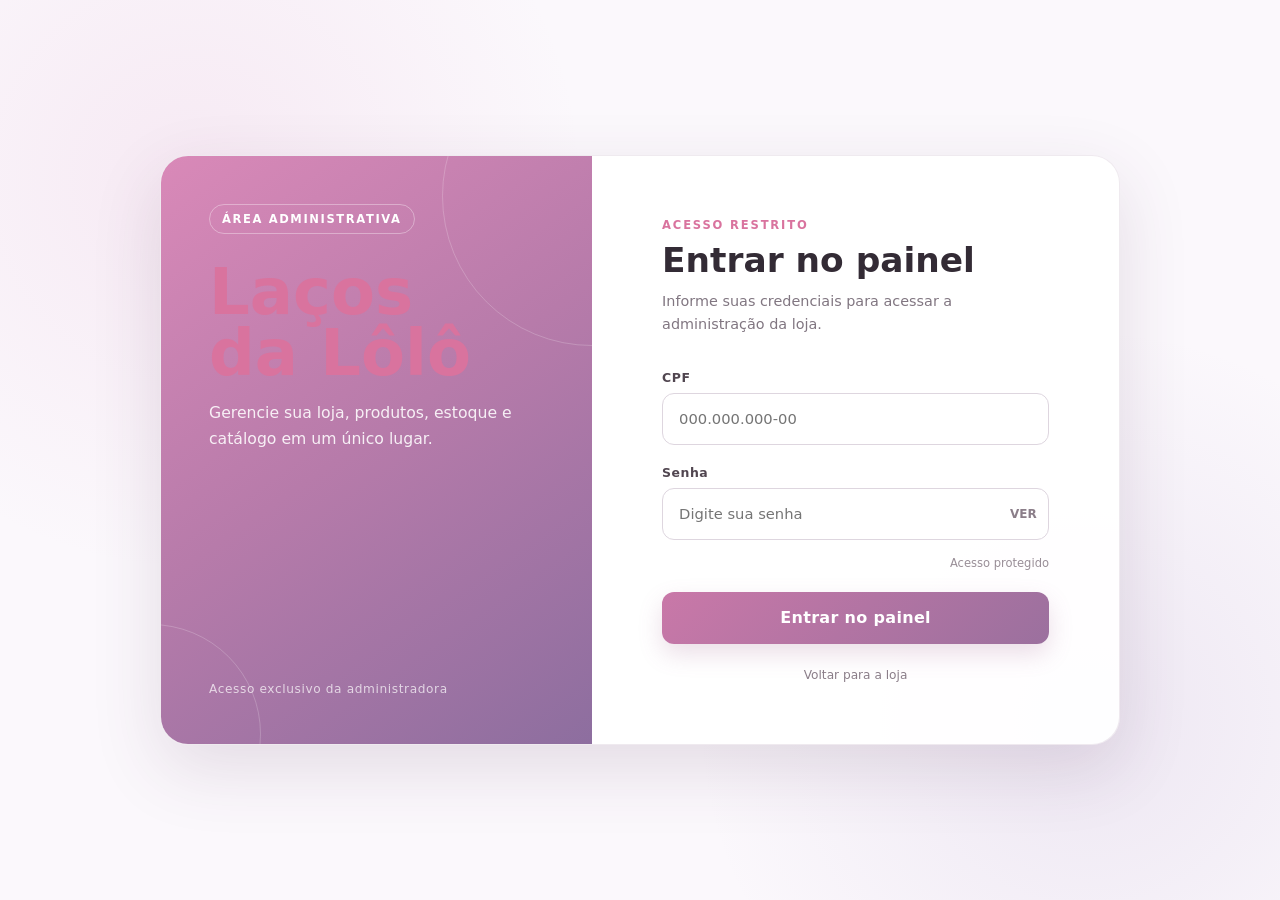
<file: login.html>
<!DOCTYPE html>
<html lang="pt-BR">
<head>
  <meta charset="UTF-8">
  <meta name="viewport" content="width=device-width, initial-scale=1.0">
  <title>Área Administrativa | Laços da Lôlô</title>
  <link rel="stylesheet" href="css/style.css">
  <style>
    /* ===== LOGIN ADMINISTRATIVO ===== */
    body.pagina-login {
      min-height: 100vh;
      margin: 0;
      background:
        radial-gradient(circle at 15% 20%, rgba(217, 143, 190, .14), transparent 30%),
        radial-gradient(circle at 85% 80%, rgba(154, 126, 184, .14), transparent 30%),
        #fbf8fc;
      font-family: var(--fonte-corpo, Arial, sans-serif);
      color: var(--texto, #332b35);
    }

    .login-wrapper {
      min-height: 100vh;
      display: grid;
      place-items: center;
      padding: 32px 20px;
      box-sizing: border-box;
    }

    .login-container {
      width: min(960px, 100%);
      min-height: 590px;
      display: grid;
      grid-template-columns: .9fr 1.1fr;
      overflow: hidden;
      border: 1px solid rgba(120, 80, 120, .12);
      border-radius: 28px;
      background: rgba(255, 255, 255, .94);
      box-shadow: 0 24px 70px rgba(82, 50, 82, .14);
    }

    .login-brand {
      position: relative;
      display: flex;
      flex-direction: column;
      justify-content: space-between;
      padding: 48px;
      background: linear-gradient(145deg, #d989b8 0%, #b77baa 48%, #8d6e9f 100%);
      color: #fff;
      overflow: hidden;
    }

    .login-brand::before,
    .login-brand::after {
      content: "";
      position: absolute;
      border: 1px solid rgba(255,255,255,.2);
      border-radius: 50%;
      pointer-events: none;
    }

    .login-brand::before {
      width: 300px;
      height: 300px;
      right: -150px;
      top: -110px;
    }

    .login-brand::after {
      width: 220px;
      height: 220px;
      left: -120px;
      bottom: -100px;
    }

    .brand-content,
    .brand-footer {
      position: relative;
      z-index: 1;
    }

    .brand-label {
      display: inline-block;
      width: fit-content;
      margin-bottom: 28px;
      padding: 7px 12px;
      border: 1px solid rgba(255,255,255,.35);
      border-radius: 999px;
      font-size: .72rem;
      font-weight: 700;
      letter-spacing: .14em;
      text-transform: uppercase;
    }

    .brand-title {
      margin: 0 0 16px;
      font-family: var(--fonte-display, Georgia, serif);
      font-size: clamp(2.5rem, 5vw, 4.2rem);
      line-height: .95;
      font-weight: 700;
    }

    .brand-description {
      max-width: 310px;
      margin: 0;
      font-size: .98rem;
      line-height: 1.7;
      color: rgba(255,255,255,.88);
    }

    .brand-footer {
      font-size: .76rem;
      letter-spacing: .05em;
      color: rgba(255,255,255,.7);
    }

    .login-panel {
      display: flex;
      align-items: center;
      padding: 52px clamp(32px, 6vw, 70px);
      box-sizing: border-box;
    }

    .login-form {
      width: 100%;
      max-width: 390px;
      margin: 0 auto;
    }

    .login-heading {
      margin-bottom: 34px;
    }

    .login-heading span {
      display: block;
      margin-bottom: 10px;
      color: var(--rosa-escuro, #9d567e);
      font-size: .72rem;
      font-weight: 800;
      letter-spacing: .16em;
      text-transform: uppercase;
    }

    .login-heading h1 {
      margin: 0 0 10px;
      font-family: var(--fonte-display, Georgia, serif);
      font-size: 2.15rem;
      line-height: 1.1;
      color: #332b35;
    }

    .login-heading p {
      margin: 0;
      color: #817681;
      font-size: .9rem;
      line-height: 1.6;
    }

    .campo-login {
      margin-bottom: 20px;
    }

    .campo-login label {
      display: block;
      margin-bottom: 8px;
      color: #514650;
      font-size: .78rem;
      font-weight: 700;
      letter-spacing: .04em;
    }

    .campo-login input {
      width: 100%;
      height: 52px;
      padding: 0 16px;
      box-sizing: border-box;
      border: 1px solid #ded6df;
      border-radius: 12px;
      outline: none;
      background: #fff;
      color: #302832;
      font: inherit;
      font-size: .92rem;
      transition: border-color .2s ease, box-shadow .2s ease;
    }

    .campo-login input:focus {
      border-color: var(--rosa, #d989b8);
      box-shadow: 0 0 0 4px rgba(217, 137, 184, .12);
    }

    .senha-wrapper {
      position: relative;
    }

    .senha-wrapper input {
      padding-right: 48px;
    }

    .mostrar-senha {
      position: absolute;
      top: 50%;
      right: 13px;
      width: 32px;
      height: 32px;
      transform: translateY(-50%);
      border: 0;
      background: transparent;
      color: #8b7e89;
      cursor: pointer;
      font-size: .75rem;
      font-weight: 700;
    }

    .mostrar-senha:hover {
      color: var(--rosa-escuro, #9d567e);
    }

    .login-options {
      display: flex;
      justify-content: flex-end;
      margin: -4px 0 22px;
    }

    .login-options small {
      color: #998e97;
      font-size: .72rem;
    }

    .botao-entrar {
      width: 100%;
      min-height: 52px;
      border: 0;
      border-radius: 12px;
      background: linear-gradient(135deg, #c978a8, #9b709e);
      color: #fff;
      font: inherit;
      font-weight: 800;
      letter-spacing: .02em;
      cursor: pointer;
      box-shadow: 0 10px 24px rgba(157, 91, 133, .2);
      transition: transform .2s ease, box-shadow .2s ease, filter .2s ease;
    }

    .botao-entrar:hover {
      transform: translateY(-2px);
      box-shadow: 0 14px 28px rgba(157, 91, 133, .25);
      filter: brightness(1.03);
    }

    .botao-entrar:active {
      transform: translateY(0);
    }

    .mensagem-erro {
      display: none;
      margin-top: 16px;
      padding: 11px 13px;
      border: 1px solid #e7caca;
      border-radius: 10px;
      background: #fff7f7;
      color: #9c5555;
      font-size: .78rem;
      line-height: 1.45;
    }

    .mensagem-erro.visivel {
      display: block;
    }

    .voltar-site {
      display: block;
      margin-top: 24px;
      color: #8a7d88;
      font-size: .76rem;
      text-align: center;
      text-decoration: none;
      transition: color .2s ease;
    }

    .voltar-site:hover {
      color: var(--rosa-escuro, #9d567e);
    }

    @media (max-width: 760px) {
      .login-container {
        grid-template-columns: 1fr;
        min-height: auto;
        max-width: 500px;
      }

      .login-brand {
        min-height: 240px;
        padding: 32px;
      }

      .brand-title {
        font-size: 2.7rem;
      }

      .brand-description {
        max-width: 360px;
      }

      .brand-footer {
        display: none;
      }

      .login-panel {
        padding: 42px 28px;
      }
    }

    @media (max-width: 430px) {
      .login-wrapper {
        padding: 14px;
      }

      .login-container {
        border-radius: 20px;
      }

      .login-brand {
        min-height: 210px;
        padding: 28px 24px;
      }

      .login-panel {
        padding: 36px 22px;
      }

      .login-heading h1 {
        font-size: 1.9rem;
      }
    }
  </style>
</head>

<body class="pagina-login">

  <main class="login-wrapper">
    <section class="login-container" aria-label="Acesso administrativo">

      <aside class="login-brand">
        <div class="brand-content">
          <span class="brand-label">Área administrativa</span>
          <h2 class="brand-title">Laços<br>da Lôlô</h2>
          <p class="brand-description">
            Gerencie sua loja, produtos, estoque e catálogo em um único lugar.
          </p>
        </div>

        <div class="brand-footer">
          Acesso exclusivo da administradora
        </div>
      </aside>

      <section class="login-panel">
        <form class="login-form" id="formLogin" novalidate>

          <header class="login-heading">
            <span>Acesso restrito</span>
            <h1>Entrar no painel</h1>
            <p>Informe suas credenciais para acessar a administração da loja.</p>
          </header>

          <div class="campo-login">
            <label for="cpf">CPF</label>
            <input
              type="text"
              id="cpf"
              name="cpf"
              inputmode="numeric"
              autocomplete="username"
              maxlength="14"
              placeholder="000.000.000-00"
              required
            >
          </div>

          <div class="campo-login">
            <label for="senha">Senha</label>
            <div class="senha-wrapper">
              <input
                type="password"
                id="senha"
                name="senha"
                autocomplete="current-password"
                placeholder="Digite sua senha"
                required
              >
              <button type="button" class="mostrar-senha" id="mostrarSenha" aria-label="Mostrar senha">
                VER
              </button>
            </div>
          </div>

          <div class="login-options">
            <small>Acesso protegido</small>
          </div>

          <button type="submit" class="botao-entrar">
            Entrar no painel
          </button>

          <div class="mensagem-erro" id="mensagemErro" role="alert">
            CPF ou senha incorretos. Verifique os dados e tente novamente.
          </div>

          <a href="index.html" class="voltar-site">
            Voltar para a loja
          </a>

        </form>
      </section>

    </section>
  </main>

  <script>
    const CPF_ADMIN = "07518845377";
    const SENHA_ADMIN = "913362";

    const formLogin = document.getElementById("formLogin");
    const campoCpf = document.getElementById("cpf");
    const campoSenha = document.getElementById("senha");
    const mensagemErro = document.getElementById("mensagemErro");
    const mostrarSenha = document.getElementById("mostrarSenha");

    function somenteNumeros(valor) {
      return valor.replace(/\D/g, "");
    }

    function formatarCPF(valor) {
      const numeros = somenteNumeros(valor).slice(0, 11);

      if (numeros.length <= 3) return numeros;
      if (numeros.length <= 6) return numeros.replace(/(\d{3})(\d+)/, "$1.$2");
      if (numeros.length <= 9) return numeros.replace(/(\d{3})(\d{3})(\d+)/, "$1.$2.$3");
      return numeros.replace(/(\d{3})(\d{3})(\d{3})(\d{1,2})/, "$1.$2.$3-$4");
    }

    campoCpf.addEventListener("input", function () {
      this.value = formatarCPF(this.value);
      mensagemErro.classList.remove("visivel");
    });

    campoSenha.addEventListener("input", function () {
      mensagemErro.classList.remove("visivel");
    });

    mostrarSenha.addEventListener("click", function () {
      const senhaVisivel = campoSenha.type === "text";

      campoSenha.type = senhaVisivel ? "password" : "text";
      this.textContent = senhaVisivel ? "VER" : "OCULTAR";
      this.setAttribute(
        "aria-label",
        senhaVisivel ? "Mostrar senha" : "Ocultar senha"
      );
    });

    formLogin.addEventListener("submit", function (event) {
      event.preventDefault();

      const cpf = somenteNumeros(campoCpf.value);
      const senha = campoSenha.value;

      if (cpf === CPF_ADMIN && senha === SENHA_ADMIN) {
        sessionStorage.setItem("adminLogado", "true");
        window.location.href = "dashboard.html";
        return;
      }

      mensagemErro.classList.add("visivel");
      campoSenha.value = "";
      campoSenha.focus();
    });
  </script>

</body>
</html>
</file>
<file: css/style.css>
/* =========================================================
   LAÇOS DA LÔLÔ — FOLHA DE ESTILOS PRINCIPAL
   Organização: 1. Tokens  2. Reset  3. Layout base
   4. Header/Nav  5. Hero + Laço interativo  6. Seções gerais
   7. Catálogo  8. Modal de produto  9. Carrinho
   10. WhatsApp flutuante  11. Rodapé  12. Toast
   13. Animações  14. Responsivo
   ========================================================= */

/* ---------- 1. TOKENS ---------- */
:root{
  /* paleta — inspirada na logo Laços da Lôlô */
  --rosa:            #F2A6C6;
  --rosa-escuro:     #D9739E;
  --rosa-claro:      #FDE2ED;
  --lilas:           #C6B2EA;
  --lilas-escuro:    #9B79CE;
  --lilas-claro:     #EEE6FB;
  --azul:            #A9D6EC;
  --azul-escuro:     #6FAFD4;
  --azul-claro:      #E4F3FA;
  --amarelo:         #F7D488;
  --amarelo-claro:   #FCEFD2;
  --creme:           #FFFAF6;
  --branco:          #FFFFFF;
  --texto:           #5B4A55;
  --texto-suave:     #8B7A87;

  --fonte-display: "Baloo 2", "Quicksand", system-ui, sans-serif;
  --fonte-corpo:   "Quicksand", system-ui, sans-serif;

  --raio-sm: 14px;
  --raio-md: 22px;
  --raio-lg: 34px;
  --raio-pill: 999px;

  --sombra-suave: 0 10px 30px -12px rgba(217,115,158,0.28);
  --sombra-forte: 0 20px 45px -15px rgba(155,121,206,0.35);

  --largura-max: 1240px;
  --header-altura: 84px;
}

/* ---------- 2. RESET ---------- */
*, *::before, *::after{ box-sizing: border-box; }
html{ scroll-behavior: smooth; }
body{
  margin:0;
  font-family: var(--fonte-corpo);
  color: var(--texto);
  background: var(--creme);
  -webkit-font-smoothing: antialiased;
  overflow-x: hidden;
}
h1,h2,h3,h4{
  font-family: var(--fonte-display);
  margin: 0;
  font-weight: 600;
  color: var(--rosa-escuro);
  line-height: 1.15;
}
p{ margin:0; }
a{ color: inherit; text-decoration: none; }
ul{ list-style: none; margin:0; padding:0; }
img{ max-width:100%; display:block; }
button{ font-family: inherit; cursor:pointer; border:none; background:none; }
input, select{ font-family: inherit; }

::selection{ background: var(--rosa); color: var(--branco); }

@media (prefers-reduced-motion: reduce){
  *{ animation-duration: 0.001ms !important; animation-iteration-count: 1 !important; transition-duration: 0.001ms !important; scroll-behavior: auto !important; }
}

:focus-visible{
  outline: 3px solid var(--lilas-escuro);
  outline-offset: 3px;
  border-radius: 6px;
}

/* ---------- 3. LAYOUT BASE ---------- */
.container{
  width: 100%;
  max-width: var(--largura-max);
  margin: 0 auto;
  padding: 0 28px;
}
.secao{
  padding: 96px 0;
  position: relative;
}
.secao-titulo{
  font-size: clamp(2rem, 3.4vw, 2.7rem);
  margin-bottom: 10px;
}
.secao-sub{
  color: var(--texto-suave);
  font-size: 1.05rem;
  max-width: 560px;
  margin-bottom: 48px;
}
.cabecalho-secao{
  text-align: center;
  margin: 0 auto 8px;
}
.cabecalho-secao .secao-sub{ margin-left:auto; margin-right:auto; }

.botao{
  display: inline-flex;
  align-items: center;
  gap: 10px;
  padding: 15px 32px;
  border-radius: var(--raio-pill);
  font-family: var(--fonte-display);
  font-weight: 600;
  font-size: 1rem;
  transition: transform .25s ease, box-shadow .25s ease;
}
.botao-primario{
  background: linear-gradient(135deg, var(--rosa), var(--rosa-escuro));
  color: var(--branco);
  box-shadow: var(--sombra-suave);
}
.botao-primario:hover{ transform: translateY(-3px); box-shadow: 0 18px 34px -10px rgba(217,115,158,0.45); }
.botao-secundario{
  background: var(--branco);
  color: var(--rosa-escuro);
  border: 2px solid var(--rosa);
}
.botao-secundario:hover{ background: var(--rosa-claro); transform: translateY(-2px); }
.botao-texto{
  color: var(--rosa-escuro);
  font-weight: 600;
  border-bottom: 2px solid var(--rosa);
  padding-bottom: 2px;
}

/* divisor ondulado entre seções, no lugar de linhas retas genéricas */
.divisor-onda{
  width:100%; height: 70px; display:block;
  margin-top:-1px;
}

/* ---------- 4. HEADER / NAV ---------- */
.cabecalho{
  position: fixed;
  top:0; left:0; right:0;
  z-index: 500;
  height: var(--header-altura);
  display:flex; align-items:center;
  background: rgba(255,250,246,0.78);
  backdrop-filter: blur(14px);
  -webkit-backdrop-filter: blur(14px);
  transition: box-shadow .3s ease, background .3s ease;
}
.cabecalho.rolado{
  background: rgba(255,250,246,0.95);
  box-shadow: 0 8px 24px -14px rgba(155,121,206,0.35);
}
.cabecalho .container{
  display:flex; align-items:center; justify-content:space-between;
  gap: 24px;
}
.marca{
  display:flex; align-items:center; gap:10px;
  font-family: var(--fonte-display);
  font-weight: 700;
  color: var(--rosa-escuro);
}
.marca img{ height: 56px; width:auto; }

.nav-principal{ display:flex; align-items:center; gap: 8px; }
.nav-principal a{
  padding: 10px 16px;
  border-radius: var(--raio-pill);
  font-weight: 600;
  color: var(--texto);
  font-size: .98rem;
  transition: background .2s ease, color .2s ease;
  position: relative;
}
.nav-principal a:hover{ background: var(--rosa-claro); color: var(--rosa-escuro); }

.acoes-cabecalho{ display:flex; align-items:center; gap: 10px; }

/* ---------- BOTÃO DE LOGIN ---------- */
.botao-login{
  display: inline-flex;
  align-items: center;
  justify-content: center;
  gap: 7px;
  min-height: 42px;
  padding: 9px 16px;
  border-radius: var(--raio-pill);
  background: var(--branco);
  color: var(--rosa-escuro);
  border: 2px solid var(--rosa);
  font-family: var(--fonte-display);
  font-weight: 700;
  font-size: .9rem;
  white-space: nowrap;
  transition: transform .2s ease, background .2s ease, color .2s ease, box-shadow .2s ease;
}

.botao-login:hover{
  transform: translateY(-2px);
  background: var(--rosa);
  color: var(--branco);
  box-shadow: var(--sombra-suave);
}

.botao-login:active{
  transform: translateY(0);
}

.botao-carrinho{
  position: relative;
  display:flex; align-items:center; justify-content:center;
  width: 46px; height: 46px;
  border-radius: 50%;
  background: var(--rosa-claro);
  color: var(--rosa-escuro);
  transition: transform .2s ease, background .2s ease;
}
.botao-carrinho:hover{ transform: scale(1.07); background: var(--rosa); color:var(--branco); }
.contador-carrinho{
  position:absolute; top:-4px; right:-4px;
  background: var(--lilas-escuro);
  color:var(--branco);
  font-size: .7rem; font-weight:700;
  min-width: 20px; height:20px;
  border-radius: 50%;
  display:flex; align-items:center; justify-content:center;
  border: 2px solid var(--creme);
  padding: 0 2px;
}

.botao-hamburguer{
  display:none;
  flex-direction:column;
  gap:5px;
  width: 42px; height:42px;
  align-items:center; justify-content:center;
  border-radius: 50%;
}
.botao-hamburguer span{
  width: 22px; height: 3px; border-radius: 2px;
  background: var(--rosa-escuro);
  transition: transform .3s ease, opacity .3s ease;
}
.botao-hamburguer.aberto span:nth-child(1){ transform: translateY(8px) rotate(45deg); }
.botao-hamburguer.aberto span:nth-child(2){ opacity:0; }
.botao-hamburguer.aberto span:nth-child(3){ transform: translateY(-8px) rotate(-45deg); }

/* ---------- 5. HERO ---------- */
.hero{
  padding-top: calc(var(--header-altura) + 56px);
  padding-bottom: 60px;
  position: relative;
  overflow: hidden;
  background:
    radial-gradient(600px 380px at 88% 8%, var(--lilas-claro) 0%, transparent 70%),
    radial-gradient(700px 500px at 8% 30%, var(--azul-claro) 0%, transparent 65%);
}
.hero .container{
  display:grid;
  grid-template-columns: 1.05fr 0.95fr;
  align-items:center;
  gap: 40px;
}
.hero-texto .eyebrow-laco{
  display:inline-flex; align-items:center; gap:8px;
  color: var(--lilas-escuro);
  font-weight: 700;
  font-size: .95rem;
  margin-bottom: 18px;
}
.hero-texto h1{
  font-size: clamp(2.6rem, 5.4vw, 4.4rem);
  margin-bottom: 20px;
}
.hero-texto h1 .destaque{
  color: var(--lilas-escuro);
}
.hero-texto .frase{
  font-size: 1.2rem;
  color: var(--texto-suave);
  max-width: 460px;
  margin-bottom: 34px;
  font-weight: 500;
}
.hero-acoes{ display:flex; gap:16px; flex-wrap:wrap; }

.hero-visual{
  position: relative;
  display:flex; align-items:center; justify-content:center;
  min-height: 420px;
}
.palco-laco{
  position: relative;
  width: min(420px, 86vw);
  aspect-ratio: 1/1;
  cursor: pointer;
  -webkit-tap-highlight-color: transparent;
  user-select: none;
}
.palco-laco svg{ width:100%; height:100%; filter: drop-shadow(0 24px 40px rgba(217,115,158,.35)); }
.laco-svg{ transform-origin: 50% 48%; }
.laco-svg.dancando{ animation: dancaLaco .85s ease; }
.dica-toque{
  position:absolute; bottom: -6px; left:50%; transform: translateX(-50%);
  font-size: .85rem; color: var(--texto-suave);
  background: var(--branco); padding: 6px 16px; border-radius: var(--raio-pill);
  box-shadow: var(--sombra-suave);
  white-space: nowrap;
}
.particula{
  position:absolute; pointer-events:none;
  font-size: 1.4rem;
  opacity: 0;
  will-change: transform, opacity;
}
.particula.brilha{ animation: subirParticula 1.1s ease forwards; }

.orbita-decor{
  position:absolute; border-radius:50%;
  border: 2px dashed var(--rosa);
  opacity:.45;
}
.orbita-decor.o1{ width:70%; height:70%; top:15%; left:15%; animation: girarLento 30s linear infinite; }
.orbita-decor.o2{ width:92%; height:92%; top:4%; left:4%; border-color: var(--lilas); animation: girarLento 46s linear infinite reverse; }

/* ---------- 6. SEÇÃO SOBRE / DIFERENCIAIS ---------- */
.faixa-diferenciais{
  background: var(--branco);
  padding: 42px 0;
  border-top: 1px solid var(--rosa-claro);
  border-bottom: 1px solid var(--rosa-claro);
}
.faixa-diferenciais .container{
  display:grid;
  grid-template-columns: repeat(3, 1fr);
  gap: 24px;
  text-align:center;
}
.diferencial{ display:flex; flex-direction:column; align-items:center; gap:10px; }
.diferencial .icone-dif{
  width: 54px; height:54px; border-radius:50%;
  display:flex; align-items:center; justify-content:center;
  font-size: 1.5rem;
  background: var(--rosa-claro);
}
.diferencial h4{ font-size: 1.02rem; color: var(--texto); }
.diferencial p{ font-size: .88rem; color: var(--texto-suave); }

.sobre{ background: var(--creme); }
.sobre .container{
  display:grid; grid-template-columns: 0.9fr 1.1fr; gap: 60px; align-items:center;
}
.sobre-visual{
  position:relative;
  aspect-ratio: 4/3.4;
  border-radius: var(--raio-lg);
  background: linear-gradient(150deg, var(--lilas-claro), var(--rosa-claro));
  display:flex; align-items:center; justify-content:center;
  box-shadow: var(--sombra-forte);
}
.sobre-visual img{ width: 58%; }
.sobre-texto .secao-titulo{ text-align:left; }
.sobre-texto p{ color: var(--texto-suave); margin-bottom: 16px; line-height: 1.7; }
.sobre-lista{ margin-top: 22px; display:flex; flex-direction:column; gap:12px; }
.sobre-lista li{ display:flex; align-items:center; gap:10px; font-weight:600; color: var(--texto); }
.sobre-lista li .marca-check{
  width: 26px; height:26px; border-radius:50%;
  background: var(--lilas-claro); color: var(--lilas-escuro);
  display:flex; align-items:center; justify-content:center; font-size:.8rem; flex-shrink:0;
}

/* ---------- 7. CATÁLOGO ---------- */
.catalogo{ background: var(--branco); }
.ferramentas-catalogo{
  display:flex; flex-wrap:wrap; gap: 16px;
  align-items:center; justify-content:space-between;
  margin-bottom: 34px;
  padding: 18px 22px;
  background: var(--rosa-claro);
  border-radius: var(--raio-lg);
}
.campo-busca{
  flex: 1 1 260px;
  display:flex; align-items:center; gap:10px;
  background: var(--branco);
  border-radius: var(--raio-pill);
  padding: 12px 20px;
  box-shadow: 0 4px 14px -8px rgba(155,121,206,.4);
}
.campo-busca input{
  border:none; outline:none; background:transparent; flex:1;
  font-size: .96rem; color: var(--texto);
}
.filtros{ display:flex; gap: 10px; flex-wrap:wrap; }
.filtros select{
  padding: 11px 16px;
  border-radius: var(--raio-pill);
  border: 2px solid var(--branco);
  background: var(--branco);
  color: var(--texto);
  font-weight: 600;
  font-size: .9rem;
}

.grade-produtos{
  display:grid;
  grid-template-columns: repeat(auto-fill, minmax(255px, 1fr));
  gap: 28px;
}
.estado-vazio{
  grid-column: 1/-1;
  text-align:center;
  padding: 60px 20px;
  color: var(--texto-suave);
}

.card-produto{
  background: var(--creme);
  border-radius: var(--raio-md);
  overflow:hidden;
  box-shadow: 0 12px 28px -18px rgba(155,121,206,.5);
  transition: transform .28s ease, box-shadow .28s ease;
  display:flex; flex-direction:column;
}
.card-produto:hover{ transform: translateY(-6px); box-shadow: var(--sombra-forte); }
.card-produto .capa-produto{
  aspect-ratio: 1/1;
  background: linear-gradient(160deg, var(--branco), var(--lilas-claro));
  padding: 22px;
  position:relative;
}
.card-produto .capa-produto img{
  width:100%; height:100%; object-fit:contain;
  transition: transform .35s ease;
}
.card-produto:hover .capa-produto img{ transform: scale(1.06) rotate(-2deg); }
.selo-produto{
  position:absolute; top:14px; left:14px;
  background: var(--amarelo);
  color: #5C4415;
  font-size: .72rem; font-weight:700;
  padding: 5px 12px; border-radius: var(--raio-pill);
}
.corpo-produto{ padding: 18px 20px 22px; display:flex; flex-direction:column; gap:8px; flex:1; }
.corpo-produto h3{ font-size: 1.12rem; color: var(--texto); }
.corpo-produto .descricao-curta{ font-size: .86rem; color: var(--texto-suave); flex:1; }
.linha-preco-cores{ display:flex; align-items:center; justify-content:space-between; margin-top:4px; }
.preco-produto{ font-family: var(--fonte-display); font-weight:700; color: var(--rosa-escuro); font-size: 1.15rem; }
.mini-cores{ display:flex; gap:5px; }
.bolinha-cor{
  width: 16px; height:16px; border-radius:50%;
  border: 2px solid var(--branco);
  box-shadow: 0 0 0 1px rgba(0,0,0,.08);
}
.acoes-produto{ display:flex; gap:10px; margin-top: 10px; }
.acoes-produto .botao{ padding: 11px 16px; font-size: .86rem; flex:1; justify-content:center; }

/* ---------- 8. MODAL DE PRODUTO ---------- */
.sobreposicao{
  position: fixed; inset:0;
  background: rgba(91,74,85,0.45);
  backdrop-filter: blur(3px);
  z-index: 800;
  display:flex; align-items:center; justify-content:center;
  padding: 20px;
  opacity:0; pointer-events:none;
  transition: opacity .25s ease;
}
.sobreposicao.visivel{ opacity:1; pointer-events:auto; }

.modal-produto{
  background: var(--branco);
  border-radius: var(--raio-lg);
  max-width: 920px; width:100%;
  max-height: 88vh; overflow-y:auto;
  display:grid; grid-template-columns: 1fr 1fr;
  position:relative;
  transform: translateY(24px) scale(.97);
  transition: transform .3s ease;
}
.sobreposicao.visivel .modal-produto{ transform: translateY(0) scale(1); }
.fechar-modal{
  position:absolute; top:16px; right:16px;
  width:38px; height:38px; border-radius:50%;
  background: var(--rosa-claro); color:var(--rosa-escuro);
  display:flex; align-items:center; justify-content:center;
  font-size: 1.1rem; z-index:2;
  transition: background .2s ease;
}
.fechar-modal:hover{ background: var(--rosa); color:var(--branco); }

.galeria-modal{
  background: linear-gradient(160deg, var(--rosa-claro), var(--lilas-claro));
  padding: 40px;
  display:flex; flex-direction:column; align-items:center; justify-content:center; gap:16px;
}
.imagem-principal-modal{ width: 78%; max-width:280px; }
.miniaturas-modal{ display:flex; gap:10px; }
.miniaturas-modal button{
  width:52px; height:52px; padding:8px; border-radius:12px;
  background: var(--branco); box-shadow: 0 4px 10px -4px rgba(0,0,0,.15);
  border: 2px solid transparent;
}
.miniaturas-modal button.ativa{ border-color: var(--rosa-escuro); }

.detalhes-modal{ padding: 44px 40px; display:flex; flex-direction:column; gap: 18px; }
.detalhes-modal h2{ font-size: 1.7rem; }
.detalhes-modal .preco-produto{ font-size: 1.5rem; }
.detalhes-modal .descricao-longa{ color: var(--texto-suave); line-height:1.65; font-size:.95rem; }

.grupo-selecao label{ font-weight:700; font-size:.88rem; display:block; margin-bottom:10px; color: var(--texto); }
.opcoes-cor{ display:flex; gap:12px; flex-wrap:wrap; }
.opcao-cor{
  width: 38px; height:38px; border-radius:50%;
  border: 3px solid var(--branco);
  box-shadow: 0 0 0 2px rgba(0,0,0,.08);
  position:relative;
  transition: transform .18s ease;
}
.opcao-cor:hover{ transform: scale(1.1); }
.opcao-cor.selecionada{ box-shadow: 0 0 0 3px var(--rosa-escuro); }
.opcao-cor.selecionada::after{
  content:"✓"; position:absolute; inset:0; display:flex; align-items:center; justify-content:center;
  color:#fff; font-size:.9rem; text-shadow: 0 1px 2px rgba(0,0,0,.35);
}
.opcoes-variacao{ display:flex; gap:10px; flex-wrap:wrap; }
.opcao-variacao{
  padding: 9px 18px; border-radius: var(--raio-pill);
  background: var(--rosa-claro); color: var(--rosa-escuro);
  font-weight:600; font-size:.88rem;
  border: 2px solid transparent;
}
.opcao-variacao.selecionada{ background: var(--rosa-escuro); color:var(--branco); }

.seletor-qtd{ display:flex; align-items:center; gap:14px; }
.seletor-qtd button{
  width:38px; height:38px; border-radius:50%; background: var(--lilas-claro); color: var(--lilas-escuro);
  font-size:1.2rem; font-weight:700;
}
.seletor-qtd span{ min-width: 24px; text-align:center; font-weight:700; font-size:1.05rem; }

.detalhes-modal .botao-primario{ width:100%; justify-content:center; margin-top:6px; padding: 16px; }

/* ---------- 9. CARRINHO ---------- */
.gaveta-carrinho{
  position: fixed; top:0; right:0; bottom:0;
  width: min(430px, 100%);
  background: var(--creme);
  z-index: 900;
  display:flex; flex-direction:column;
  transform: translateX(100%);
  transition: transform .38s cubic-bezier(.2,.85,.35,1);
  box-shadow: -20px 0 50px -20px rgba(91,74,85,.4);
}
.gaveta-carrinho.aberta{ transform: translateX(0); }
.cabecalho-carrinho{
  display:flex; align-items:center; justify-content:space-between;
  padding: 24px 26px; border-bottom: 1px solid var(--rosa-claro);
}
.cabecalho-carrinho h3{ font-size:1.3rem; }
.itens-carrinho{ flex:1; overflow-y:auto; padding: 18px 26px; display:flex; flex-direction:column; gap:16px; }
.item-carrinho{
  display:grid; grid-template-columns: 68px 1fr auto;
  gap: 14px; align-items:center;
  background: var(--branco); border-radius: var(--raio-sm);
  padding: 12px; box-shadow: 0 6px 16px -12px rgba(155,121,206,.5);
}
.item-carrinho img{ width:100%; aspect-ratio:1/1; object-fit:contain; }
.info-item-carrinho h4{ font-size:.95rem; color:var(--texto); margin-bottom:4px; }
.info-item-carrinho .meta-item{ font-size:.78rem; color:var(--texto-suave); margin-bottom:6px; }
.controle-qtd-carrinho{ display:flex; align-items:center; gap:8px; }
.controle-qtd-carrinho button{
  width:26px; height:26px; border-radius:50%; background: var(--rosa-claro); color:var(--rosa-escuro); font-weight:700;
}
.remover-item{ color: var(--texto-suave); font-size:1.1rem; align-self:flex-start; }
.remover-item:hover{ color: var(--rosa-escuro); }
.subtotal-item{ font-weight:700; color: var(--rosa-escuro); font-size:.85rem; text-align:right; margin-top:6px;}

.carrinho-vazio{ text-align:center; padding: 60px 20px; color: var(--texto-suave); }
.carrinho-vazio .emoji-vazio{ font-size:2.6rem; display:block; margin-bottom:14px; }

.rodape-carrinho{ padding: 22px 26px 28px; border-top: 1px solid var(--rosa-claro); display:flex; flex-direction:column; gap:14px; }
.linha-total{ display:flex; justify-content:space-between; align-items:center; font-family: var(--fonte-display); font-size:1.25rem; color:var(--texto); }
.linha-total span:last-child{ color: var(--rosa-escuro); }
.rodape-carrinho .botao{ width:100%; justify-content:center; }

/* ---------- 10. WHATSAPP FLUTUANTE ---------- */
.whatsapp-flutuante{
  position: fixed; bottom: 26px; right: 26px; z-index: 700;
  width: 62px; height:62px; border-radius:50%;
  background: #3BC463;
  display:flex; align-items:center; justify-content:center;
  box-shadow: 0 14px 30px -10px rgba(59,196,99,.55);
  animation: respirarWhats 2.8s ease-in-out infinite;
}
.whatsapp-flutuante:hover{ transform: scale(1.08); animation-play-state: paused; }
.whatsapp-flutuante svg{ width:30px; height:30px; }

/* ---------- 11. RODAPÉ ---------- */
.rodape{
  background: linear-gradient(160deg, #6B4E63, #4E3B58);
  color: #F3E6EF;
  padding: 70px 0 30px;
}
.grade-rodape{
  display:grid; grid-template-columns: 1.3fr 1fr 1fr 1.1fr; gap: 40px;
  padding-bottom: 40px; border-bottom: 1px solid rgba(255,255,255,.15);
}
.rodape-marca img{ height:60px; margin-bottom:14px; filter: brightness(0) invert(1); opacity:.95;}
.rodape-marca p{ color: #E4CFDD; font-size:.92rem; max-width:260px; line-height:1.6; }
.rodape h5{ font-family: var(--fonte-display); color:#fff; margin-bottom: 16px; font-size:1rem; }
.rodape ul{ display:flex; flex-direction:column; gap:10px; }
.rodape a{ color:#E4CFDD; font-size:.9rem; transition: color .2s ease; }
.rodape a:hover{ color: var(--amarelo); }
.rodape-contato li{ display:flex; align-items:center; gap:8px; color:#E4CFDD; font-size:.9rem; }
.base-rodape{
  padding-top: 26px; display:flex; justify-content:space-between; flex-wrap:wrap; gap:10px;
  font-size: .82rem; color:#CBAFC0;
}

/* ---------- 12. TOAST ---------- */
.toast{
  position: fixed; top: 100px; left:50%; transform: translateX(-50%) translateY(-14px);
  background: var(--branco); color: var(--texto);
  padding: 14px 26px; border-radius: var(--raio-pill);
  box-shadow: var(--sombra-forte);
  display:flex; align-items:center; gap:10px;
  font-weight:600; font-size:.92rem;
  z-index: 1000;
  opacity:0; pointer-events:none;
  transition: opacity .3s ease, transform .3s ease;
}
.toast.mostrar{ opacity:1; transform: translateX(-50%) translateY(0); }

/* ---------- 13. ANIMAÇÕES ---------- */
@keyframes dancaLaco{
  0%{ transform: rotate(0deg) scale(1); }
  20%{ transform: rotate(-14deg) scale(1.04); }
  40%{ transform: rotate(12deg) scale(1.06); }
  60%{ transform: rotate(-8deg) scale(1.03); }
  80%{ transform: rotate(5deg) scale(1.01); }
  100%{ transform: rotate(0deg) scale(1); }
}
@keyframes subirParticula{
  0%{ opacity:0; transform: translate(0,0) scale(.4) rotate(0deg); }
  15%{ opacity:1; }
  100%{ opacity:0; transform: translate(var(--dx,20px), -110px) scale(1) rotate(40deg); }
}
@keyframes girarLento{ from{ transform: rotate(0deg);} to{ transform: rotate(360deg);} }
@keyframes respirarWhats{ 0%,100%{ transform: scale(1);} 50%{ transform: scale(1.06);} }

.revelar{ opacity:0; transform: translateY(26px); transition: opacity .7s ease, transform .7s ease; }
.revelar.visivel{ opacity:1; transform: translateY(0); }

/* ---------- 14. RESPONSIVO ---------- */
@media (max-width: 1024px){
  .hero .container{ grid-template-columns: 1fr; text-align:center; }
  .hero-texto .frase{ margin-left:auto; margin-right:auto; }
  .hero-acoes{ justify-content:center; }
  .hero-visual{ order:-1; min-height: 320px; }
  .sobre .container{ grid-template-columns: 1fr; }
  .sobre-visual{ max-width: 420px; margin: 0 auto; }
  .sobre-texto .secao-titulo, .sobre-texto p{ text-align:center; }
  .sobre-texto p{ max-width: 560px; margin-left:auto; margin-right:auto; }
  .sobre-lista{ align-items:center; }
  .grade-rodape{ grid-template-columns: 1fr 1fr; }
}

@media (max-width: 860px){
  .nav-principal{
    position: fiaxed; top: var(--header-altura); left:0; right:0;
    background: var(--branco);
    flex-direction:column; align-items:stretch;
    padding: 14px; gap: 4px;
    box-shadow: 0 16px 30px -18px rgba(155,121,206,.5);
    transform: translateY(-14px); opacity:0; pointer-events:none;
    transition: opacity .25s ease, transform .25s ease;
  }
  .nav-principal.aberto{ transform: translateY(0); opacity:1; pointer-events:auto; }
  .nav-principal a{ text-align:center; padding: 14px; }
  .botao-hamburguer{ display:flex; }
  .faixa-diferenciais .container{ grid-template-columns: 1fr; gap: 26px; }
}

@media (max-width: 640px){

  .marca{
    flex-shrink: 0;
  }

  .marca img{
    height: 40px !important;
    width: auto !important;
  }

  .cabecalho .container{
    display: flex;
    align-items: center;
    justify-content: space-between;
  }

}

  .container{ padding: 0 18px; }
  .secao{ padding: 64px 0; }
  .marca span{ display:none; }
  .modal-produto{ grid-template-columns: 1fr; }
  .galeria-modal{ padding: 28px; }
  .grade-produtos{ grid-template-columns: repeat(2, 1fr); gap: 14px; }
  .card-produto .capa-produto{ padding: 14px; }
  .corpo-produto{ padding: 12px 12px 16px; }
  .corpo-produto h3{ font-size: .95rem; }
  .acoes-produto{ flex-direction:column; }
  .ferramentas-catalogo{ flex-direction:column; align-items:stretch; }
  .filtros{ justify-content:space-between; }
  .filtros select{ flex:1; }
  .grade-rodape{ grid-template-columns: 1fr; text-align:center; }
  .rodape-marca p{ margin:0 auto 14px; }
  .rodape ul{ align-items:center; }
  .rodape-contato li{ justify-content:center; }
  .base-rodape{ justify-content:center; text-align:center; }
  .whatsapp-flutuante{ width:56px; height:56px; bottom:18px; right:18px; }
  .gaveta-carrinho{ width:100%; }



/* =========================================================
   LAÇOS DA LÔLÔ — PAINEL ADMINISTRATIVO
   Reaproveita os tokens (cores, fontes, raios, sombras) do
   site público através do @import abaixo — qualquer ajuste
   de identidade visual feito em css/style.css se reflete
   aqui automaticamente.
   ========================================================= */
@import url("../../css/style.css");

/* ---------- BASE DO PAINEL ---------- */
*, *::before, *::after{ box-sizing: border-box; }
body.corpo-dashboard{
  margin: 0;
  min-height: 100vh;
  background: var(--creme);
  font-family: var(--fonte-corpo);
  color: var(--texto);
}

.oculto{ display: none !important; }

/* ---------- TELA DE LOGIN ---------- */
.tela-login{
  min-height: 100vh;
  display: flex;
  align-items: center;
  justify-content: center;
  padding: 24px;
  background:
    radial-gradient(circle at 15% 20%, rgba(242,166,198,0.25), transparent 55%),
    radial-gradient(circle at 85% 80%, rgba(198,178,234,0.28), transparent 55%),
    var(--creme);
}
.cartao-login{
  width: 100%;
  max-width: 400px;
  background: var(--branco);
  border-radius: var(--raio-lg);
  box-shadow: var(--sombra-forte);
  padding: 40px 34px;
  text-align: center;
}
.cartao-login img{
  width: 76px;
  margin: 0 auto 14px;
}
.cartao-login h1{
  font-family: var(--fonte-display);
  color: var(--rosa-escuro);
  font-size: 1.5rem;
  margin-bottom: 4px;
}
.cartao-login .subtitulo-login{
  color: var(--texto-suave);
  font-weight: 600;
  margin-bottom: 26px;
  display: block;
}
.campo-formulario{
  text-align: left;
  margin-bottom: 16px;
}
.campo-formulario label{
  display: block;
  font-weight: 700;
  font-size: 0.85rem;
  color: var(--texto);
  margin-bottom: 6px;
}
.campo-formulario input,
.campo-formulario select,
.campo-formulario textarea{
  width: 100%;
  padding: 12px 14px;
  border-radius: var(--raio-sm);
  border: 1.5px solid #EFDCE6;
  background: var(--creme);
  font-size: 0.95rem;
  color: var(--texto);
  outline: none;
  transition: border-color .2s ease, box-shadow .2s ease;
}
.campo-formulario input:focus,
.campo-formulario select:focus,
.campo-formulario textarea:focus{
  border-color: var(--rosa);
  box-shadow: 0 0 0 3px rgba(242,166,198,0.25);
}
.campo-formulario textarea{ resize: vertical; min-height: 80px; }
.erro-login{
  color: #C0446C;
  background: #FBE4EC;
  border-radius: var(--raio-sm);
  padding: 10px 12px;
  font-size: 0.85rem;
  font-weight: 600;
  margin-bottom: 14px;
}
.botao-largo{ width: 100%; justify-content: center; }
.dica-login{
  margin-top: 18px;
  font-size: 0.78rem;
  color: var(--texto-suave);
}

/* ---------- LAYOUT PRINCIPAL ---------- */
.layout-painel{
  display: grid;
  grid-template-columns: 250px 1fr;
  min-height: 100vh;
}

/* ---------- SIDEBAR ---------- */
.barra-lateral{
  background: linear-gradient(180deg, var(--rosa-escuro), var(--lilas-escuro));
  color: var(--branco);
  padding: 26px 18px;
  display: flex;
  flex-direction: column;
  gap: 22px;
  position: sticky;
  top: 0;
  height: 100vh;
  transition: transform .25s ease;
}
.marca-painel{
  display: flex;
  align-items: center;
  gap: 10px;
  padding: 0 4px;
}
.marca-painel img{
  width: 40px;
  height: 40px;
  border-radius: 50%;
  background: var(--branco);
  padding: 4px;
}
.marca-painel span{
  font-family: var(--fonte-display);
  font-weight: 700;
  font-size: 1.05rem;
  line-height: 1.1;
}
.marca-painel small{
  display: block;
  font-weight: 500;
  font-size: 0.7rem;
  opacity: 0.85;
}
.menu-painel{
  list-style: none;
  margin: 0;
  padding: 0;
  display: flex;
  flex-direction: column;
  gap: 4px;
  flex: 1;
}
.menu-painel button{
  width: 100%;
  display: flex;
  align-items: center;
  gap: 10px;
  padding: 12px 14px;
  border-radius: var(--raio-sm);
  background: transparent;
  color: var(--branco);
  font-weight: 600;
  font-size: 0.92rem;
  text-align: left;
  cursor: pointer;
  transition: background .2s ease, transform .2s ease;
}
.menu-painel button:hover{ background: rgba(255,255,255,0.14); transform: translateX(2px); }
.menu-painel button.ativo{ background: rgba(255,255,255,0.24); }
.menu-painel .item-sair{ margin-top: auto; }

.botao-recolher{
  display: none;
  position: fixed;
  top: 16px;
  left: 16px;
  z-index: 40;
  width: 42px;
  height: 42px;
  border-radius: 50%;
  background: var(--rosa-escuro);
  color: var(--branco);
  font-size: 1.1rem;
  box-shadow: var(--sombra-suave);
}

/* ---------- CONTEÚDO ---------- */
.conteudo-painel{
  padding: 30px 34px 60px;
  max-width: 1200px;
}
.cabecalho-painel{
  display: flex;
  align-items: center;
  justify-content: space-between;
  gap: 16px;
  margin-bottom: 24px;
  flex-wrap: wrap;
}
.cabecalho-painel h1{
  font-family: var(--fonte-display);
  color: var(--rosa-escuro);
  font-size: 1.7rem;
}
.cabecalho-painel p{
  color: var(--texto-suave);
  font-weight: 500;
  margin-top: 4px;
}

.secao-painel{ display: none; }
.secao-painel.ativa{ display: block; }

/* ---------- CARDS DE MÉTRICA ---------- */
.grade-metricas{
  display: grid;
  grid-template-columns: repeat(auto-fit, minmax(190px, 1fr));
  gap: 18px;
  margin-bottom: 30px;
}
.cartao-metrica{
  background: var(--branco);
  border-radius: var(--raio-md);
  padding: 20px 22px;
  box-shadow: 0 12px 28px -20px rgba(155,121,206,.5);
  display: flex;
  flex-direction: column;
  gap: 6px;
}
.cartao-metrica .icone-metrica{ font-size: 1.5rem; }
.cartao-metrica .valor-metrica{
  font-family: var(--fonte-display);
  font-size: 1.9rem;
  color: var(--rosa-escuro);
}
.cartao-metrica .rotulo-metrica{
  color: var(--texto-suave);
  font-weight: 600;
  font-size: 0.85rem;
}

.bloco-painel{
  background: var(--branco);
  border-radius: var(--raio-md);
  padding: 22px 24px;
  box-shadow: 0 12px 28px -20px rgba(155,121,206,.5);
  margin-bottom: 24px;
}
.bloco-painel h3{
  font-family: var(--fonte-display);
  color: var(--rosa-escuro);
  margin-bottom: 14px;
  font-size: 1.1rem;
}

.lista-recentes{ list-style: none; margin:0; padding:0; display:flex; flex-direction:column; gap:10px; }
.lista-recentes li{
  display: flex;
  align-items: center;
  gap: 12px;
  padding: 10px;
  border-radius: var(--raio-sm);
  background: var(--creme);
}
.lista-recentes img{ width: 42px; height: 42px; border-radius: 10px; object-fit: cover; background:#eee; }
.lista-recentes .info-recente{ flex: 1; }
.lista-recentes .info-recente strong{ display:block; font-size: 0.92rem; }
.lista-recentes .info-recente span{ font-size: 0.78rem; color: var(--texto-suave); }

/* ---------- FERRAMENTAS (busca + filtros + botão novo) ---------- */
.ferramentas-painel{
  display: flex;
  flex-wrap: wrap;
  gap: 12px;
  align-items: center;
  justify-content: space-between;
  margin-bottom: 18px;
}
.ferramentas-painel .grupo-filtros{
  display: flex;
  flex-wrap: wrap;
  gap: 10px;
  flex: 1;
}
.ferramentas-painel input[type="text"],
.ferramentas-painel select{
  padding: 10px 14px;
  border-radius: var(--raio-pill);
  border: 1.5px solid #EFDCE6;
  background: var(--branco);
  font-size: 0.88rem;
  color: var(--texto);
  min-width: 160px;
}

/* ---------- TABELA ---------- */
.wrapper-tabela{
  background: var(--branco);
  border-radius: var(--raio-md);
  box-shadow: 0 12px 28px -20px rgba(155,121,206,.5);
  overflow-x: auto;
}
table.tabela-painel{
  width: 100%;
  border-collapse: collapse;
  min-width: 760px;
}
table.tabela-painel th{
  text-align: left;
  font-size: 0.78rem;
  text-transform: uppercase;
  letter-spacing: 0.03em;
  color: var(--texto-suave);
  padding: 14px 16px;
  border-bottom: 2px solid var(--rosa-claro);
}
table.tabela-painel td{
  padding: 12px 16px;
  border-bottom: 1px solid #F3E7EE;
  font-size: 0.9rem;
  vertical-align: middle;
}
table.tabela-painel tr:last-child td{ border-bottom: none; }
.miniatura-tabela{
  width: 44px; height: 44px;
  border-radius: 10px;
  object-fit: cover;
  background: var(--rosa-claro);
}
.selo-status{
  display: inline-block;
  padding: 4px 12px;
  border-radius: var(--raio-pill);
  font-size: 0.75rem;
  font-weight: 700;
}
.selo-status.ativo{ background: #DFF3E6; color: #2F8A55; }
.selo-status.inativo{ background: #F5E1E6; color: #B14A66; }
.selo-status.esgotado{ background: #FCE7D3; color: #B06A1F; }
.selo-destaque{
  display: inline-block;
  padding: 3px 10px;
  border-radius: var(--raio-pill);
  font-size: 0.72rem;
  font-weight: 700;
  background: var(--lilas-claro);
  color: var(--lilas-escuro);
}
.acoes-tabela{ display:flex; gap:8px; }
.botao-icone{
  width: 34px; height: 34px;
  border-radius: 50%;
  background: var(--creme);
  display: inline-flex;
  align-items: center;
  justify-content: center;
  font-size: 0.95rem;
  transition: background .2s ease, transform .2s ease;
}
.botao-icone:hover{ background: var(--rosa-claro); transform: translateY(-2px); }
.botao-icone.perigo:hover{ background: #FBE0E6; }
.estado-vazio-tabela{ padding: 40px 20px; text-align:center; color: var(--texto-suave); }

/* ---------- MODAL FORMULÁRIO ---------- */
.sobreposicao-painel{
  position: fixed; inset: 0;
  background: rgba(91,74,85,.45);
  display: flex; align-items: flex-start; justify-content: center;
  padding: 40px 16px;
  overflow-y: auto;
  z-index: 100;
  opacity: 0; pointer-events: none;
  transition: opacity .2s ease;
}
.sobreposicao-painel.visivel{ opacity: 1; pointer-events: auto; }
.modal-painel{
  background: var(--branco);
  border-radius: var(--raio-lg);
  width: 100%;
  max-width: 640px;
  padding: 30px 30px 26px;
  position: relative;
  box-shadow: var(--sombra-forte);
}
.modal-painel .fechar-modal-painel{
  position: absolute; top: 18px; right: 18px;
  width: 34px; height: 34px; border-radius: 50%;
  background: var(--creme);
  font-size: 1rem;
}
.modal-painel h2{
  font-family: var(--fonte-display);
  color: var(--rosa-escuro);
  margin-bottom: 20px;
  font-size: 1.3rem;
}
.grade-formulario{
  display: grid;
  grid-template-columns: 1fr 1fr;
  gap: 14px 16px;
}
.grade-formulario .campo-largo{ grid-column: 1 / -1; }
.linha-checkbox{
  display: flex;
  align-items: center;
  gap: 8px;
  font-weight: 600;
  font-size: 0.88rem;
}
.linha-checkbox input{ width: 18px; height: 18px; accent-color: var(--rosa-escuro); }

.galeria-selecao-imagens{
  display: flex;
  flex-wrap: wrap;
  gap: 10px;
  margin-top: 6px;
}
.miniatura-selecionavel{
  width: 64px; height: 64px;
  border-radius: 12px;
  overflow: hidden;
  border: 2.5px solid transparent;
  cursor: pointer;
  position: relative;
  background: var(--creme);
}
.miniatura-selecionavel img{ width:100%; height:100%; object-fit:cover; }
.miniatura-selecionavel.selecionada{ border-color: var(--rosa-escuro); }
.miniatura-selecionavel.principal::after{
  content: "★";
  position: absolute; top:2px; left:2px;
  background: var(--rosa-escuro); color:#fff;
  font-size: 0.65rem; padding: 1px 4px; border-radius: 6px;
}
.legenda-galeria{ font-size: 0.76rem; color: var(--texto-suave); margin-top: 6px; }

.chips-selecao{
  display: flex; flex-wrap: wrap; gap: 8px; margin-top: 4px;
}
.chip-selecao{
  padding: 7px 14px;
  border-radius: var(--raio-pill);
  border: 1.5px solid #EFDCE6;
  background: var(--creme);
  font-size: 0.82rem;
  font-weight: 600;
  cursor: pointer;
  transition: all .18s ease;
}
.chip-selecao.selecionado{
  background: var(--rosa-escuro);
  border-color: var(--rosa-escuro);
  color: var(--branco);
}
.rodape-formulario{
  display: flex;
  justify-content: flex-end;
  gap: 10px;
  margin-top: 22px;
}
.botao-fantasma{
  padding: 12px 22px;
  border-radius: var(--raio-pill);
  background: var(--creme);
  color: var(--texto);
  font-weight: 700;
}

/* ---------- CONFIRMAÇÃO DE EXCLUSÃO ---------- */
.modal-confirmar{ max-width: 380px; text-align: center; }
.modal-confirmar p{ color: var(--texto-suave); margin-bottom: 22px; }
.modal-confirmar .rodape-formulario{ justify-content: center; }
.botao-perigo{
  padding: 12px 22px;
  border-radius: var(--raio-pill);
  background: #E0577A;
  color: var(--branco);
  font-weight: 700;
  box-shadow: 0 10px 22px -10px rgba(224,87,122,.5);
}

/* ---------- CATEGORIAS ---------- */
.linha-nova-categoria{ display: flex; gap: 10px; margin-bottom: 18px; flex-wrap: wrap; }
.linha-nova-categoria input{ flex:1; min-width: 200px; }
.lista-categorias{ display:flex; flex-direction:column; gap:10px; }
.item-categoria{
  display:flex; align-items:center; gap: 12px;
  background: var(--branco);
  border-radius: var(--raio-sm);
  padding: 12px 16px;
  box-shadow: 0 8px 18px -14px rgba(155,121,206,.5);
}
.item-categoria strong{ flex:1; font-size: 0.92rem; }

/* ---------- CONFIGURAÇÕES ---------- */
.aviso-supabase{
  background: var(--lilas-claro);
  color: var(--lilas-escuro);
  border-radius: var(--raio-sm);
  padding: 14px 16px;
  font-size: 0.85rem;
  font-weight: 600;
  margin-top: 6px;
}

/* ---------- PEDIDOS (preparado) ---------- */
.estado-preparado{
  text-align:center;
  padding: 60px 20px;
  color: var(--texto-suave);
}
.estado-preparado .emoji-preparado{ font-size: 2.4rem; display:block; margin-bottom: 10px; }

/* ---------- TOAST DO PAINEL ---------- */
.toast-painel{
  position: fixed;
  bottom: 24px;
  left: 50%;
  transform: translate(-50%, 20px);
  background: var(--rosa-escuro);
  color: var(--branco);
  padding: 13px 22px;
  border-radius: var(--raio-pill);
  box-shadow: var(--sombra-forte);
  font-weight: 700;
  font-size: 0.88rem;
  opacity: 0;
  pointer-events: none;
  transition: opacity .25s ease, transform .25s ease;
  z-index: 200;
  display: flex;
  align-items: center;
  gap: 8px;
}
.toast-painel.mostrar{ opacity: 1; transform: translate(-50%, 0); }

/* ---------- RESPONSIVO ---------- */
@media (max-width: 900px){
  .layout-painel{ grid-template-columns: 1fr; }
  .barra-lateral{
    position: fixed;
    z-index: 30;
    width: 250px;
    transform: translateX(-100%);
  }
  .barra-lateral.aberta{ transform: translateX(0); }
  .botao-recolher{ display: flex; align-items:center; justify-content:center; }
  .conteudo-painel{ padding: 84px 18px 60px; }
  .grade-formulario{ grid-template-columns: 1fr; }
  table.tabela-painel{ min-width: 640px; }
}

.hero-laco{
  position:relative;
  display:flex;
  justify-content:center;
  align-items:center;
  transition:transform .15s ease-out;
  cursor:grab;
}

.hero-laco img{
  width:100%;
  max-width:650px;
  height:auto;
  pointer-events:none;
}


    width: auto !important;
  }
}
</file>
